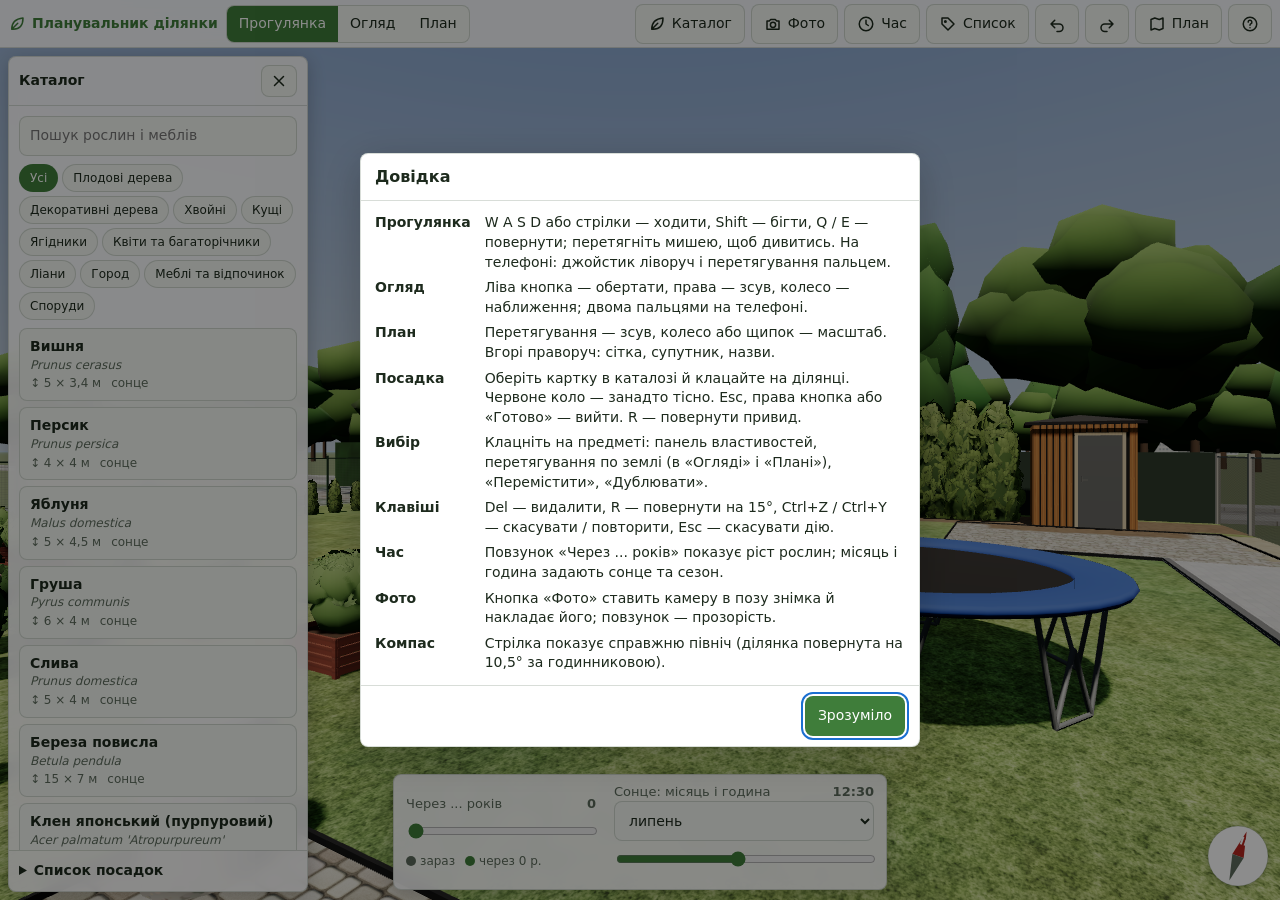
<file: index.html>
<!doctype html>
<html lang="uk">
<head>
<meta charset="utf-8">
<meta name="viewport" content="width=device-width, initial-scale=1, viewport-fit=cover">
<title>Планувальник ділянки</title>
<link rel="stylesheet" href="./css/app.css">
</head>
<body>
<div id="app">
  <canvas id="c" tabindex="-1"></canvas>
  <img id="photo-overlay" alt="" hidden>
  <div id="labels"></div>
  <div id="ui">
    <header id="topbar"></header>
    <aside id="left" class="panel side left" hidden></aside>
    <aside id="right" class="panel side right" hidden></aside>
    <section id="dock" class="panel dock" hidden></section>
    <div id="compass" class="compass"></div>
    <div id="plan-tools" class="panel plan-tools" hidden></div>
    <div id="readout" class="readout" hidden></div>
    <div id="placement-bar" class="panel placement-bar" hidden></div>
    <div id="photo-panel" class="panel photo-panel" hidden></div>
    <div id="toast" class="toast" hidden></div>
  </div>
  <div id="dialogs"></div>
  <div id="loading" class="loading"><div class="loading-box"><div class="spinner"></div><div id="loading-text">Завантаження…</div></div></div>
</div>
<script type="module" src="./js/main.js"></script>
</body>
</html>
</file>
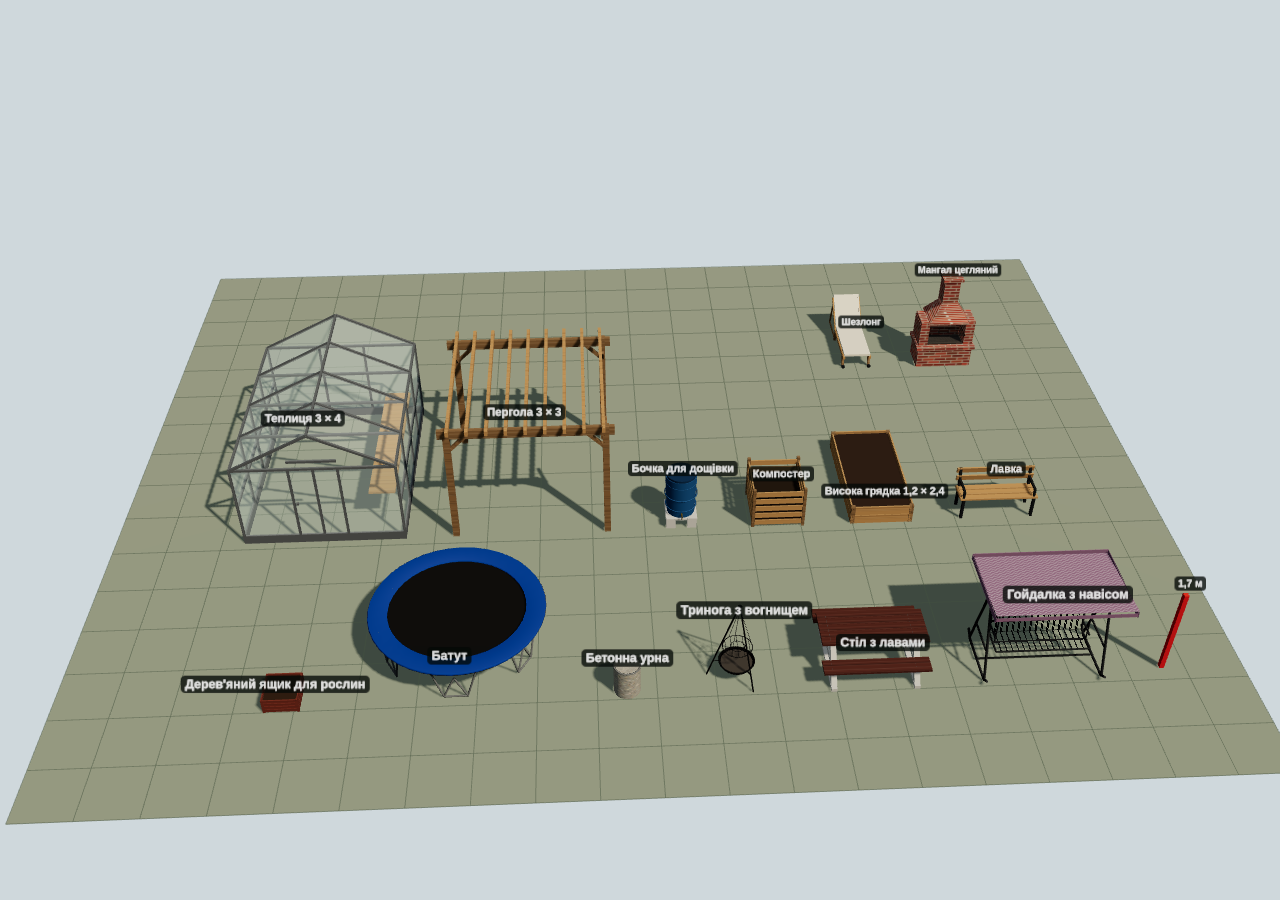
<file: dev/furniture.html>
<!doctype html>
<html lang="uk">
<head>
<meta charset="utf-8">
<meta name="viewport" content="width=device-width, initial-scale=1">
<title>dev · furniture gallery</title>
<style>
  html, body { margin: 0; height: 100%; overflow: hidden; background: #cfd8dc; }
  canvas { display: block; width: 100%; height: 100%; }
  #err { position: fixed; left: 8px; top: 8px; right: 8px; color: #c00; font: 13px/1.35 monospace; white-space: pre-wrap; pointer-events: none; }
</style>
</head>
<body>
<canvas id="c"></canvas>
<div id="err"></div>
<script type="module" src="./furniture.js"></script>
</body>
</html>
</file>
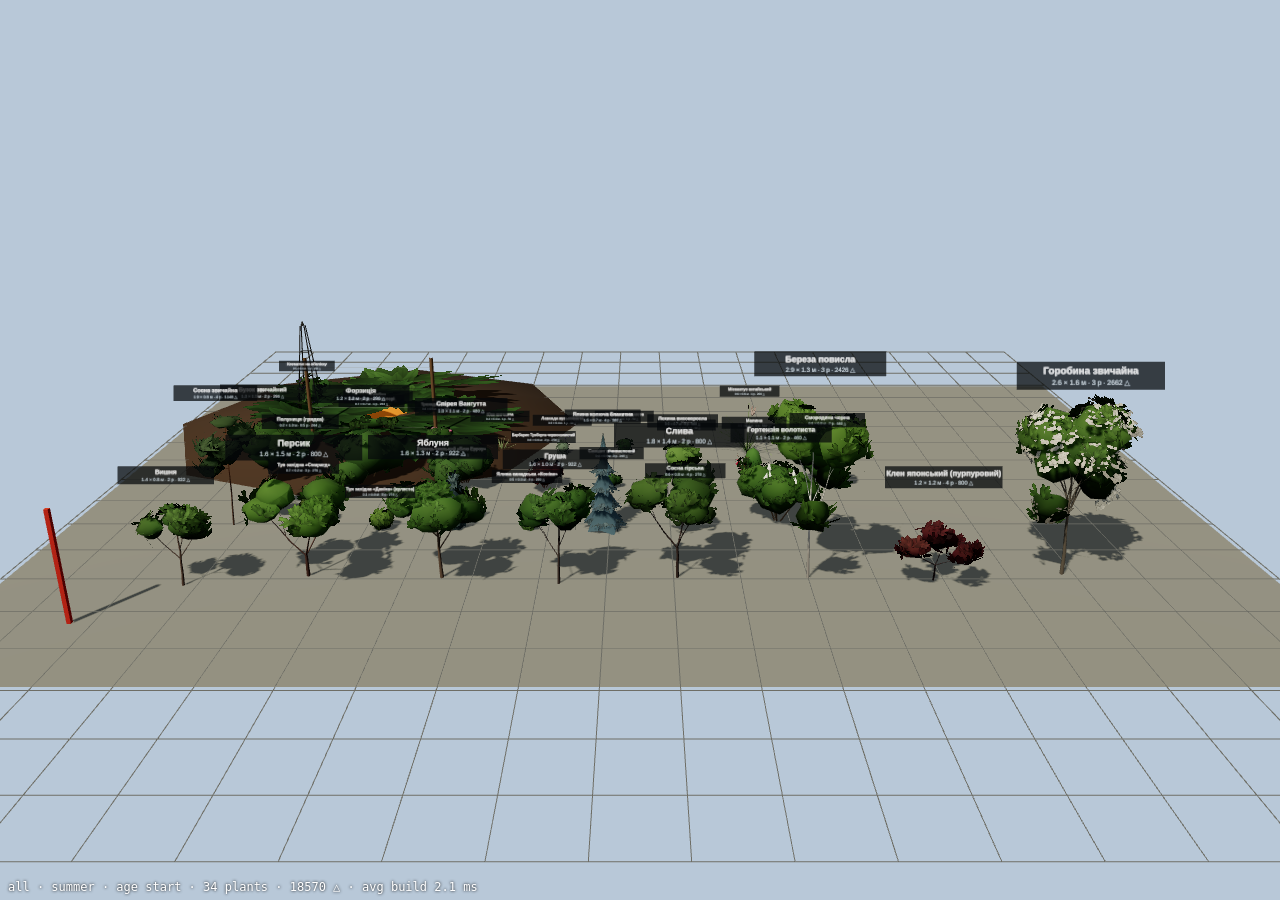
<file: dev/plants.html>
<!doctype html>
<html lang="uk">
<head>
<meta charset="utf-8">
<meta name="viewport" content="width=device-width, initial-scale=1">
<title>dev · plants gallery</title>
<style>
  html, body { margin: 0; height: 100%; overflow: hidden; background: #000; }
  canvas { display: block; width: 100%; height: 100%; }
  #err { position: fixed; left: 8px; top: 8px; right: 8px; color: #ff5a5a; font: 13px/1.35 monospace; white-space: pre-wrap; pointer-events: none; text-shadow: 0 0 3px #000; }
  #tag { position: fixed; left: 8px; bottom: 6px; color: #fff; font: 12px monospace; text-shadow: 0 0 3px #000; pointer-events: none; white-space: pre; }
</style>
</head>
<body>
<canvas id="c"></canvas>
<div id="err"></div>
<div id="tag"></div>
<script type="module" src="./plants.js"></script>
</body>
</html>
</file>
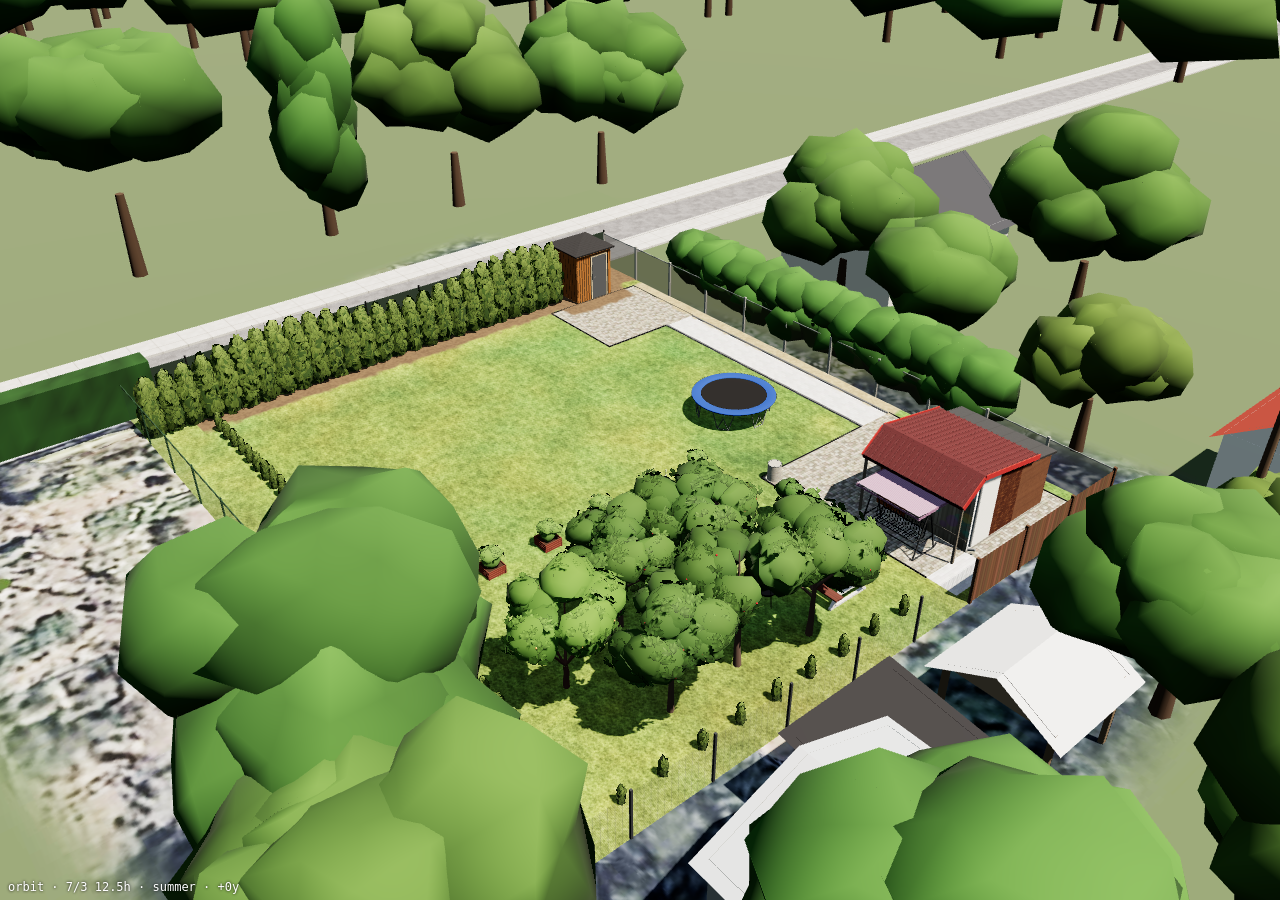
<file: dev/view.html>
<!doctype html>
<html lang="uk">
<head>
<meta charset="utf-8">
<meta name="viewport" content="width=device-width, initial-scale=1">
<title>dev · scene harness</title>
<style>
  html, body { margin: 0; height: 100%; overflow: hidden; background: #000; }
  canvas { display: block; width: 100%; height: 100%; }
  #photo { position: fixed; inset: 0; width: 100%; height: 100%; object-fit: contain; pointer-events: none; display: none; }
  #err { position: fixed; left: 8px; top: 8px; right: 8px; color: #ff5a5a; font: 13px/1.35 monospace; white-space: pre-wrap; pointer-events: none; text-shadow: 0 0 3px #000; }
  #tag { position: fixed; left: 8px; bottom: 6px; color: #fff; font: 12px monospace; text-shadow: 0 0 3px #000; pointer-events: none; }
</style>
</head>
<body>
<canvas id="c"></canvas>
<img id="photo" alt="">
<div id="err"></div>
<div id="tag"></div>
<script type="module" src="./view.js"></script>
</body>
</html>
</file>
<file: css/app.css>
:root {
  --bg: #e9efe6;
  --panel: rgba(255, 255, 255, 0.92);
  --panel-solid: #ffffff;
  --text: #1d2a1d;
  --muted: #5c6b5c;
  --border: rgba(40, 70, 40, 0.18);
  --accent: #3f7d3a;
  --accent-text: #ffffff;
  --accent-soft: rgba(63, 125, 58, 0.14);
  --hover: rgba(63, 125, 58, 0.1);
  --danger: #b3261e;
  --warn-bg: #fdecea;
  --field: #f4f7f2;
  --shadow: rgba(0, 0, 0, 0.22);
  --label-bg: rgba(255, 255, 255, 0.85);
  --focus: #1b6fd1;
  color-scheme: light;
}
@media (prefers-color-scheme: dark) {
  :root:not([data-theme="light"]) {
    --bg: #11170f;
    --panel: rgba(28, 36, 27, 0.92);
    --panel-solid: #1c241b;
    --text: #e6eee3;
    --muted: #9fb09b;
    --border: rgba(200, 230, 200, 0.18);
    --accent: #5fa858;
    --accent-text: #0d1a0c;
    --accent-soft: rgba(95, 168, 88, 0.22);
    --hover: rgba(95, 168, 88, 0.16);
    --danger: #ff8a80;
    --warn-bg: #4a2220;
    --field: #263024;
    --shadow: rgba(0, 0, 0, 0.5);
    --label-bg: rgba(28, 36, 27, 0.85);
    --focus: #7ab8ff;
    color-scheme: dark;
  }
}
:root[data-theme="dark"] {
  --bg: #11170f;
  --panel: rgba(28, 36, 27, 0.92);
  --panel-solid: #1c241b;
  --text: #e6eee3;
  --muted: #9fb09b;
  --border: rgba(200, 230, 200, 0.18);
  --accent: #5fa858;
  --accent-text: #0d1a0c;
  --accent-soft: rgba(95, 168, 88, 0.22);
  --hover: rgba(95, 168, 88, 0.16);
  --danger: #ff8a80;
  --warn-bg: #4a2220;
  --field: #263024;
  --shadow: rgba(0, 0, 0, 0.5);
  --label-bg: rgba(28, 36, 27, 0.85);
  --focus: #7ab8ff;
  color-scheme: dark;
}

* { box-sizing: border-box; }
html, body { height: 100%; margin: 0; }
body {
  background: var(--bg);
  color: var(--text);
  font: 14px/1.4 system-ui, -apple-system, "Segoe UI", Roboto, "Helvetica Neue", Arial, sans-serif;
  overflow: hidden;
  -webkit-text-size-adjust: 100%;
}
#app { position: fixed; inset: 0; overflow: hidden; background: var(--bg); }
#c { position: absolute; inset: 0; width: 100%; height: 100%; display: block; touch-action: none; outline: none; }
#photo-overlay { position: absolute; inset: 0; width: 100%; height: 100%; object-fit: contain; pointer-events: none; }
#photo-overlay[hidden] { display: none; }
#labels { position: absolute; inset: 0; pointer-events: none; overflow: hidden; }
.item-label { position: absolute; transform: translate(-50%, -50%); font-size: 11px; padding: 1px 5px; border-radius: 6px;
  background: var(--label-bg); color: var(--text); white-space: nowrap; box-shadow: 0 1px 3px var(--shadow); }
#ui { position: absolute; inset: 0; pointer-events: none; }
#ui > * { pointer-events: auto; }
body.no-ui #ui, body.no-ui #labels { display: none !important; }
[hidden] { display: none !important; }

button, select, input, textarea { font: inherit; color: inherit; }
button { cursor: pointer; }
:focus-visible { outline: 2px solid var(--focus); outline-offset: 2px; }
.btn {
  min-height: 40px; padding: 0 12px; border-radius: 8px; border: 1px solid var(--border);
  background: var(--field); color: var(--text); display: inline-flex; align-items: center; gap: 6px; justify-content: center;
  transition: background .15s, border-color .15s;
}
.btn:hover { background: var(--hover); }
.btn.primary { background: var(--accent); color: var(--accent-text); border-color: transparent; }
.btn.primary:hover { filter: brightness(1.08); }
.btn.danger { color: var(--danger); }
.btn.small { min-height: 32px; padding: 0 8px; font-size: 13px; }
.btn.active, .btn[aria-pressed="true"] { background: var(--accent-soft); border-color: var(--accent); }
.btn svg, .icon { width: 18px; height: 18px; flex: none; }
input[type="text"], input[type="search"], select, textarea {
  min-height: 40px; padding: 0 10px; border-radius: 8px; border: 1px solid var(--border); background: var(--field); width: 100%;
}
textarea { padding: 8px 10px; font-family: ui-monospace, Menlo, Consolas, monospace; font-size: 12px; resize: vertical; }
input[type="range"] { width: 100%; accent-color: var(--accent); min-height: 32px; }

.panel {
  background: var(--panel); border: 1px solid var(--border); border-radius: 8px; box-shadow: 0 4px 18px var(--shadow);
  -webkit-backdrop-filter: blur(8px); backdrop-filter: blur(8px);
}

#topbar {
  position: absolute; left: 0; right: 0; top: 0; height: calc(48px + env(safe-area-inset-top, 0px));
  padding: env(safe-area-inset-top, 0px) calc(8px + env(safe-area-inset-right, 0px)) 0 calc(8px + env(safe-area-inset-left, 0px));
  display: flex; align-items: center; gap: 8px; background: var(--panel); border-bottom: 1px solid var(--border);
  -webkit-backdrop-filter: blur(8px); backdrop-filter: blur(8px); z-index: 20;
}
.brand { font-weight: 650; color: var(--accent); display: flex; align-items: center; gap: 6px; white-space: nowrap; }
.seg { flex: none; display: inline-flex; border: 1px solid var(--border); border-radius: 8px; overflow: hidden; background: var(--field); }
.seg button { border: 0; background: transparent; min-height: 36px; padding: 0 12px; }
.seg button:hover { background: var(--hover); }
.seg button[aria-pressed="true"] { background: var(--accent); color: var(--accent-text); }
.tb-actions { display: flex; gap: 6px; align-items: center; margin-left: auto; }
.tb-more { display: none; margin-left: auto; }
.menu-wrap { position: relative; }
.menu {
  position: absolute; top: calc(100% + 6px); right: 0; min-width: 220px; padding: 6px; z-index: 30;
  display: flex; flex-direction: column; gap: 2px;
}
.menu .btn { justify-content: flex-start; border: 0; background: transparent; }
.menu .btn:hover { background: var(--hover); }
.menu hr { border: 0; border-top: 1px solid var(--border); margin: 4px 0; width: 100%; }

.side {
  position: absolute; top: calc(56px + env(safe-area-inset-top, 0px)); width: 300px;
  max-height: calc(100% - 64px - env(safe-area-inset-top, 0px) - env(safe-area-inset-bottom, 0px));
  display: flex; flex-direction: column; overflow: hidden; z-index: 10;
}
.side.left { left: calc(8px + env(safe-area-inset-left, 0px)); }
.side.right { right: calc(8px + env(safe-area-inset-right, 0px)); max-height: calc(100% - 170px - env(safe-area-inset-top, 0px) - env(safe-area-inset-bottom, 0px)); }
.panel-head { display: flex; align-items: center; gap: 8px; padding: 8px 10px; border-bottom: 1px solid var(--border); font-weight: 600; }
.panel-head .grow { flex: 1; }
.panel-body { padding: 10px; overflow: auto; flex: 1; min-height: 0; }
.chips { display: flex; flex-wrap: wrap; gap: 4px; margin: 8px 0; }
.chip { border: 1px solid var(--border); background: var(--field); border-radius: 999px; padding: 2px 10px; min-height: 28px; font-size: 12px; }
.chip[aria-pressed="true"] { background: var(--accent); color: var(--accent-text); border-color: transparent; }
.cards { display: flex; flex-direction: column; gap: 6px; }
.card {
  text-align: left; width: 100%; padding: 8px 10px; border-radius: 8px; border: 1px solid var(--border); background: var(--field);
  display: block; min-height: 40px;
}
.card:hover { background: var(--hover); border-color: var(--accent); }
.card[aria-pressed="true"] { background: var(--accent-soft); border-color: var(--accent); }
.card .nm { font-weight: 600; }
.card .lt { font-style: italic; color: var(--muted); font-size: 12px; }
.card .meta { color: var(--muted); font-size: 12px; margin-top: 2px; display: flex; flex-wrap: wrap; gap: 4px 10px; }
.tag { display: inline-flex; align-items: center; gap: 3px; }
.badge { display: inline-block; font-size: 11px; padding: 1px 8px; border-radius: 999px; background: var(--accent-soft); color: var(--accent); border: 1px solid var(--accent); font-weight: 500; }
.summary { border-top: 1px solid var(--border); }
.summary summary { padding: 10px; cursor: pointer; font-weight: 600; min-height: 40px; }
.summary ul { margin: 0; padding: 0 10px 10px 26px; max-height: 160px; overflow: auto; }
.row { display: flex; align-items: center; gap: 8px; margin: 8px 0; }
.row label { flex: none; min-width: 0; }
.field-label { display: flex; justify-content: space-between; font-size: 13px; color: var(--muted); }
.kv { display: grid; grid-template-columns: auto 1fr; gap: 2px 10px; font-size: 13px; margin: 6px 0; }
.kv dt { color: var(--muted); } .kv dd { margin: 0; text-align: right; }
.btn-row { display: flex; flex-wrap: wrap; gap: 6px; margin-top: 10px; }
.note { color: var(--muted); font-size: 13px; margin: 4px 0; }

.dock {
  position: absolute; left: 50%; transform: translateX(-50%); bottom: calc(10px + env(safe-area-inset-bottom, 0px));
  padding: 8px 12px; display: flex; gap: 18px; align-items: center; z-index: 8; max-width: calc(100% - 16px);
}
.dock .grp { min-width: 190px; }
.dock .grp.sun { min-width: 260px; }
.legend { font-size: 12px; color: var(--muted); display: flex; gap: 10px; }
.legend i { display: inline-block; width: 10px; height: 10px; border-radius: 50%; margin-right: 4px; vertical-align: -1px; }

.compass { position: absolute; right: calc(10px + env(safe-area-inset-right, 0px)); bottom: calc(12px + env(safe-area-inset-bottom, 0px)); width: 64px; height: 64px; z-index: 5; pointer-events: none !important; }
.compass svg { width: 100%; height: 100%; filter: drop-shadow(0 1px 3px var(--shadow)); }
.compass .disc { fill: var(--panel-solid); stroke: var(--border); }
.compass .north { fill: var(--danger); } .compass .south { fill: var(--muted); }
.compass text { fill: var(--text); font: 600 11px system-ui, sans-serif; }

.plan-tools { position: absolute; right: calc(8px + env(safe-area-inset-right, 0px)); top: calc(56px + env(safe-area-inset-top, 0px)); padding: 6px; display: flex; gap: 6px; z-index: 9; }
body.right-open.view-plan .plan-tools { right: calc(316px + env(safe-area-inset-right, 0px)); }
.readout { position: absolute; left: calc(8px + env(safe-area-inset-left, 0px)); bottom: calc(10px + env(safe-area-inset-bottom, 0px)); padding: 4px 10px; border-radius: 8px; background: var(--panel); font-size: 12px; border: 1px solid var(--border); pointer-events: none !important; }
body.left-open .readout { left: calc(316px + env(safe-area-inset-left, 0px)); }

.placement-bar { position: absolute; left: 50%; transform: translateX(-50%); top: calc(56px + env(safe-area-inset-top, 0px)); padding: 6px 8px 6px 14px; display: flex; gap: 12px; align-items: center; z-index: 12; max-width: calc(100% - 16px); }
.placement-bar .warn { color: var(--danger); font-size: 13px; }
.photo-panel { position: absolute; left: 50%; transform: translateX(-50%); top: calc(56px + env(safe-area-inset-top, 0px)); padding: 8px 12px; z-index: 12; width: min(460px, calc(100% - 16px)); }
.nudge { display: grid; grid-template-columns: repeat(3, 1fr); gap: 4px; margin-top: 6px; }
.nudge .btn { min-height: 36px; padding: 0 4px; font-size: 12px; }
.pose { font: 12px ui-monospace, Menlo, Consolas, monospace; color: var(--muted); margin-top: 6px; }

.toast { position: absolute; left: 50%; transform: translateX(-50%); bottom: calc(80px + env(safe-area-inset-bottom, 0px)); background: var(--panel-solid); border: 1px solid var(--border); padding: 8px 14px; border-radius: 8px; box-shadow: 0 4px 18px var(--shadow); z-index: 60; }

#dialogs .backdrop { position: fixed; inset: 0; background: rgba(0, 0, 0, 0.45); display: flex; align-items: center; justify-content: center; padding: 12px; z-index: 100; }
.dialog { background: var(--panel-solid); color: var(--text); border: 1px solid var(--border); border-radius: 8px; width: min(560px, 100%); max-height: 100%; display: flex; flex-direction: column; box-shadow: 0 10px 40px var(--shadow); }
.dialog h2 { margin: 0; font-size: 16px; padding: 12px 14px; border-bottom: 1px solid var(--border); }
.dialog .dbody { padding: 12px 14px; overflow: auto; }
.dialog .dfoot { padding: 10px 14px; border-top: 1px solid var(--border); display: flex; gap: 8px; justify-content: flex-end; flex-wrap: wrap; }
.dialog dl { display: grid; grid-template-columns: max-content 1fr; gap: 6px 14px; margin: 0; }
.dialog dt { font-weight: 600; } .dialog dd { margin: 0; }
.photo-grid { display: grid; grid-template-columns: repeat(auto-fill, minmax(150px, 1fr)); gap: 8px; }
.photo-grid button { padding: 0; border: 1px solid var(--border); border-radius: 8px; overflow: hidden; background: var(--field); text-align: left; }
.photo-grid button:hover { border-color: var(--accent); }
.photo-grid img { width: 100%; aspect-ratio: 4 / 3; object-fit: cover; display: block; background: var(--field); }
.photo-grid span { display: block; padding: 4px 8px 6px; font-size: 12px; }

.joystick { position: absolute; left: calc(18px + env(safe-area-inset-left, 0px)); bottom: calc(24px + env(safe-area-inset-bottom, 0px)); width: 120px; height: 120px; border-radius: 50%; background: var(--panel); border: 1px solid var(--border); touch-action: none; z-index: 6; }
.joystick .knob { position: absolute; left: 50%; top: 50%; width: 52px; height: 52px; margin: -26px 0 0 -26px; border-radius: 50%; background: var(--accent); opacity: .85; }

.loading { position: absolute; inset: 0; background: var(--bg); display: flex; align-items: center; justify-content: center; z-index: 200; transition: opacity .3s; }
.loading.done { opacity: 0; pointer-events: none; }
.loading-box { text-align: center; color: var(--text); }
.spinner { width: 36px; height: 36px; margin: 0 auto 12px; border-radius: 50%; border: 4px solid var(--accent-soft); border-top-color: var(--accent); animation: spin 1s linear infinite; }
@keyframes spin { to { transform: rotate(360deg); } }
@media (prefers-reduced-motion: reduce) {
  .spinner { animation-duration: 4s; }
  * { transition: none !important; scroll-behavior: auto !important; }
}

@media (max-width: 1180px) and (min-width: 761px) {
  .tb-actions .btn span { display: none; }
  .tb-actions .btn { padding: 0 10px; }
}

@media (max-width: 760px) {
  .brand span { display: none; }
  .tb-actions { display: none; }
  .tb-actions.open { display: flex; flex-direction: column; align-items: stretch; position: absolute; right: calc(8px + env(safe-area-inset-right, 0px)); top: calc(52px + env(safe-area-inset-top, 0px)); padding: 6px; background: var(--panel-solid); border: 1px solid var(--border); border-radius: 8px; box-shadow: 0 6px 24px var(--shadow); min-width: 220px; margin: 0; }
  .tb-actions.open .btn { justify-content: flex-start; }
  .tb-more { display: inline-flex; }
  .tb-actions.open .menu { position: static; box-shadow: none; border: 0; padding: 0 0 0 12px; background: transparent; }
  .side, .side.right {
    top: auto; bottom: 0; left: 0; right: 0; width: auto; max-height: 55%;
    border-radius: 14px 14px 0 0; padding-bottom: env(safe-area-inset-bottom, 0px);
  }
  .side.left { left: 0; } .side.right { right: 0; max-height: 50%; }
  .dock { left: 0; right: 0; bottom: 0; transform: none; max-width: none; border-radius: 14px 14px 0 0; flex-direction: column; align-items: stretch; gap: 6px; padding-bottom: calc(8px + env(safe-area-inset-bottom, 0px)); }
  .dock .grp, .dock .grp.sun { min-width: 0; }
  .compass { width: 48px; height: 48px; right: calc(8px + env(safe-area-inset-right, 0px)); top: calc(56px + env(safe-area-inset-top, 0px)); bottom: auto; }
  body.right-open.view-plan .plan-tools { right: calc(8px + env(safe-area-inset-right, 0px)); }
  .plan-tools { top: calc(110px + env(safe-area-inset-top, 0px)); flex-direction: column; }
  .readout, body.left-open .readout { left: calc(8px + env(safe-area-inset-left, 0px)); top: calc(56px + env(safe-area-inset-top, 0px)); bottom: auto; }
  .placement-bar { top: auto; bottom: calc(10px + env(safe-area-inset-bottom, 0px)); }
  .photo-panel { top: auto; bottom: calc(8px + env(safe-area-inset-bottom, 0px)); }
  .joystick { bottom: calc(80px + env(safe-area-inset-bottom, 0px)); }
}
</file>
